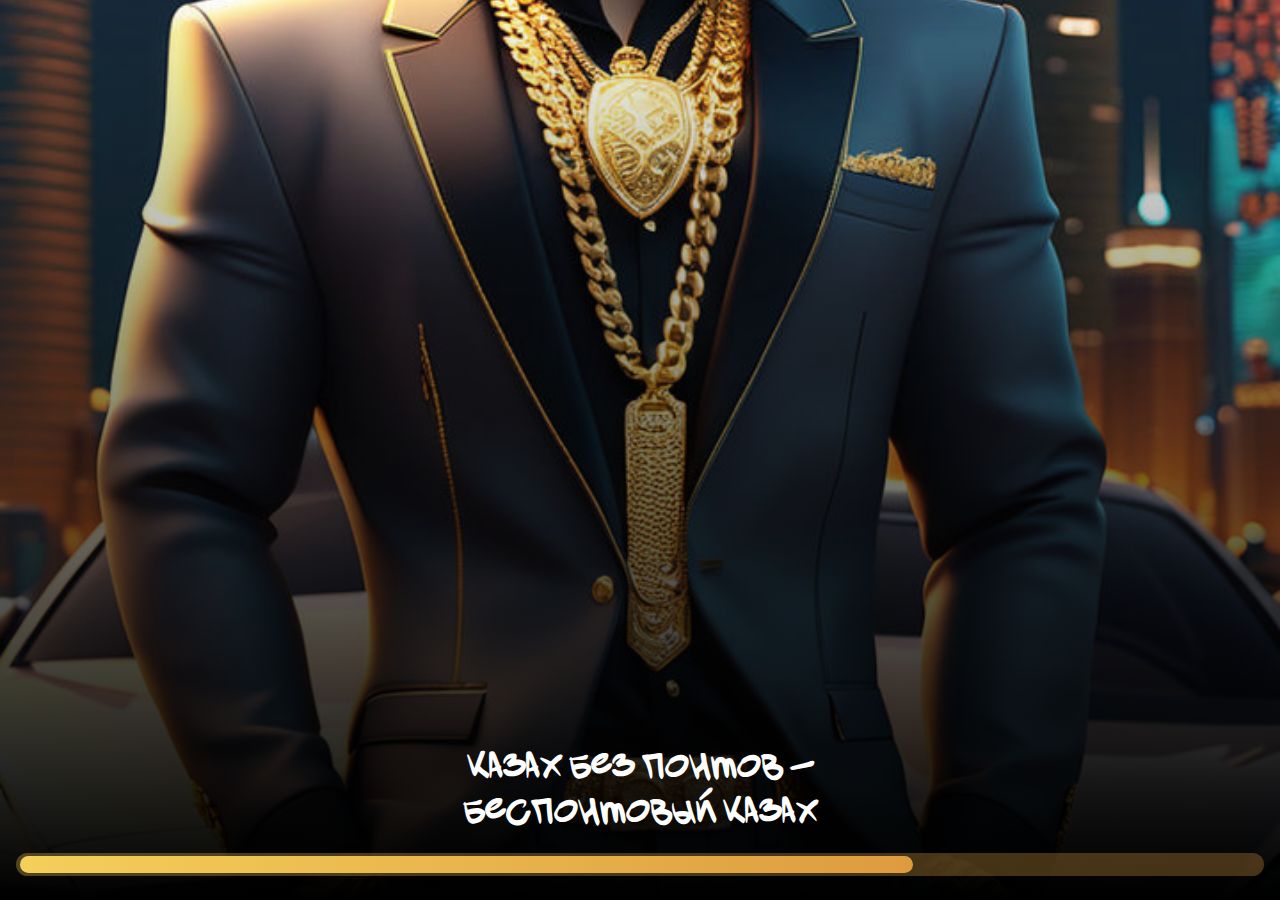
<file: index.html>
<!DOCTYPE html>
<html lang="ru">

<head>
    <meta charset="UTF-8">
    <meta name="viewport"
        content="width=device-width, height=device-height, initial-scale=1.0, user-scalable=no, user-scalable=0">
    <title>Казах</title>
    <link href="./css/style.css?v=3112342141241548523" type="text/css" rel="stylesheet">
</head>

<body>
<div class="screen screen-loader">
    <div class="loader-title">
        Казах без понтов -  <br>беспонтовый казах
    </div>
    <div class="loader-bar">
        <div class="loader-line" style="width: 5%;"></div>
    </div>
</div>

<script src="./scripts/loader.js?v=311"></script>
</body>
</html>
</file>
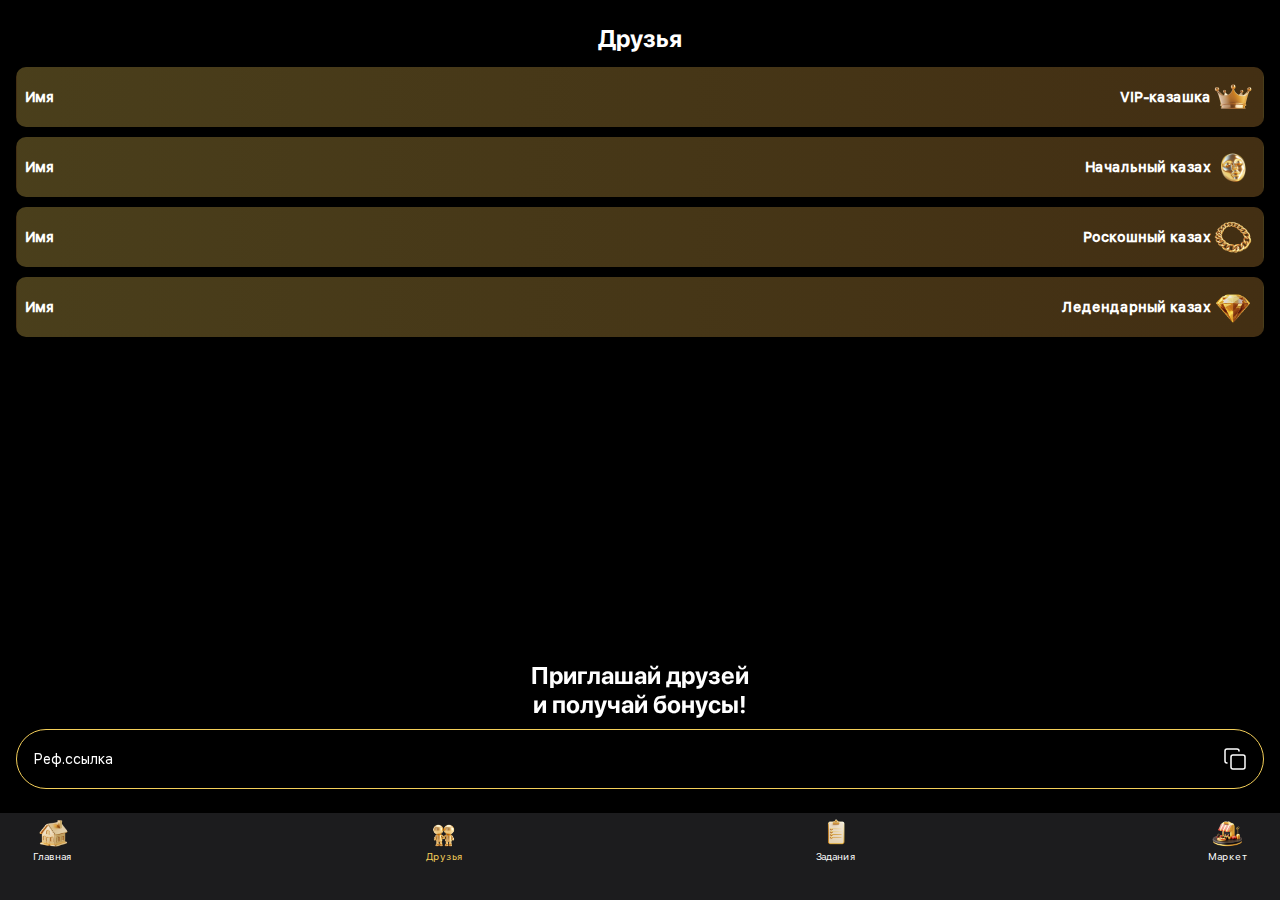
<file: friends.html>
<!DOCTYPE html>
<html lang="ru">

<head>
    <meta charset="UTF-8">
    <meta name="viewport"
        content="width=device-width, height=device-height, initial-scale=1.0, user-scalable=no, user-scalable=0">
    <title>Казах</title>
    <link href="./css/style.css?v=378125552323" type="text/css" rel="stylesheet">
</head>

<body>
    <div class="screen screen-friend">
        <div class="screen-title">Друзья</div>
        <div class="friend-container">
            <div class="friend-item vip">
                <div class="friend-name ">
                    Имя
                </div>
                <div class="friend-status">
                    <div class="friend-status-title">
                        VIP-казашка
                    </div>
                    <div class="friend-status-img">

                    </div>
                </div>
            </div>
            <div class="friend-item  begin">
                <div class="friend-name">
                    Имя
                </div>
                <div class="friend-status">
                    <div class="friend-status-title">
                        Начальный казах
                    </div>
                    <div class="friend-status-img">

                    </div>
                </div>
            </div>
            <div class="friend-item luxe">
                <div class="friend-name">
                    Имя
                </div>
                <div class="friend-status">
                    <div class="friend-status-title">
                        Роскошный казах
                    </div>
                    <div class="friend-status-img">

                    </div>
                </div>
            </div>
            <div class="friend-item legend">
                <div class="friend-name">
                    Имя
                </div>
                <div class="friend-status">
                    <div class="friend-status-title">
                        Ледендарный казах
                    </div>
                    <div class="friend-status-img">

                    </div>
                </div>
            </div>
        </div>
        <div class="ref-link-container">
            <div class="ref-title">
                Приглашай друзей <br>
                и получай бонусы!
            </div>
            <div class="ref-link">
                <span id="link">Реф.ссылка</span>
                <div class="icon-ref" data-link="false">
                    <svg data-link="false" width="24" height="24" viewBox="0 0 24 24" fill="none"
                        xmlns="http://www.w3.org/2000/svg">
                        <path
                            d="M4 16C2.9 16 2 15.1 2 14V4C2 2.9 2.9 2 4 2H14C15.1 2 16 2.9 16 4M10 8H20C21.1046 8 22 8.89543 22 10V20C22 21.1046 21.1046 22 20 22H10C8.89543 22 8 21.1046 8 20V10C8 8.89543 8.89543 8 10 8Z"
                            stroke="white" stroke-width="1.5" stroke-linecap="round" stroke-linejoin="round" />
                    </svg>
                    <svg data-link="true" width="24" height="24" viewBox="0 0 24 24" fill="none"
                        xmlns="http://www.w3.org/2000/svg">
                        <path
                            d="M9 12L11 14L15 10M22 12C22 17.5228 17.5228 22 12 22C6.47715 22 2 17.5228 2 12C2 6.47715 6.47715 2 12 2C17.5228 2 22 6.47715 22 12Z"
                            stroke="white" stroke-width="1.5" stroke-linecap="round" stroke-linejoin="round" />
                    </svg>

                </div>
            </div>
        </div>
    </div>
    <div class="footer-nav">
        <div class="nav-item home " onclick="window.location.href = `./game.html?gender=${gender}`">
            <div class="nav-item-img">

            </div>
            <div class="nav-item-title">
                Главная
            </div>
        </div>
        <div class="nav-item friends select-item " onclick="window.location.href = `./friends.html?gender=${gender}`">
            <div class="nav-item-img">

            </div>
            <div class="nav-item-title ">
                Друзья
            </div>
        </div>
        <div class="nav-item task " onclick="window.location.href = `./task.html?gender=${gender}`">
            <div class="nav-item-img">

            </div>
            <div class="nav-item-title ">
                Задания
            </div>
        </div>
        <div class="nav-item market" onclick="window.location.href = `./market.html?gender=${gender}`">
            <div class="nav-item-img">

            </div>
            <div class="nav-item-title">
                Маркет
            </div>
        </div>
    </div>
    </div>


    <script>
        let params = new URLSearchParams(document.location.search);
        let gender = params.get('gender');


        //copy link
        const link = document.querySelector('.ref-link');
        const linkUrl = document.getElementById('link');
        link.addEventListener('click', () => {
            navigator.clipboard.writeText(linkUrl.textContent)
                .then(() => {
                    link.querySelector('.icon-ref').setAttribute('data-link', 'true')
                })
                .catch(err => {
                    console.log('Something went wrong', err);
                });
        })

    </script>

</body>

</html>
</file>
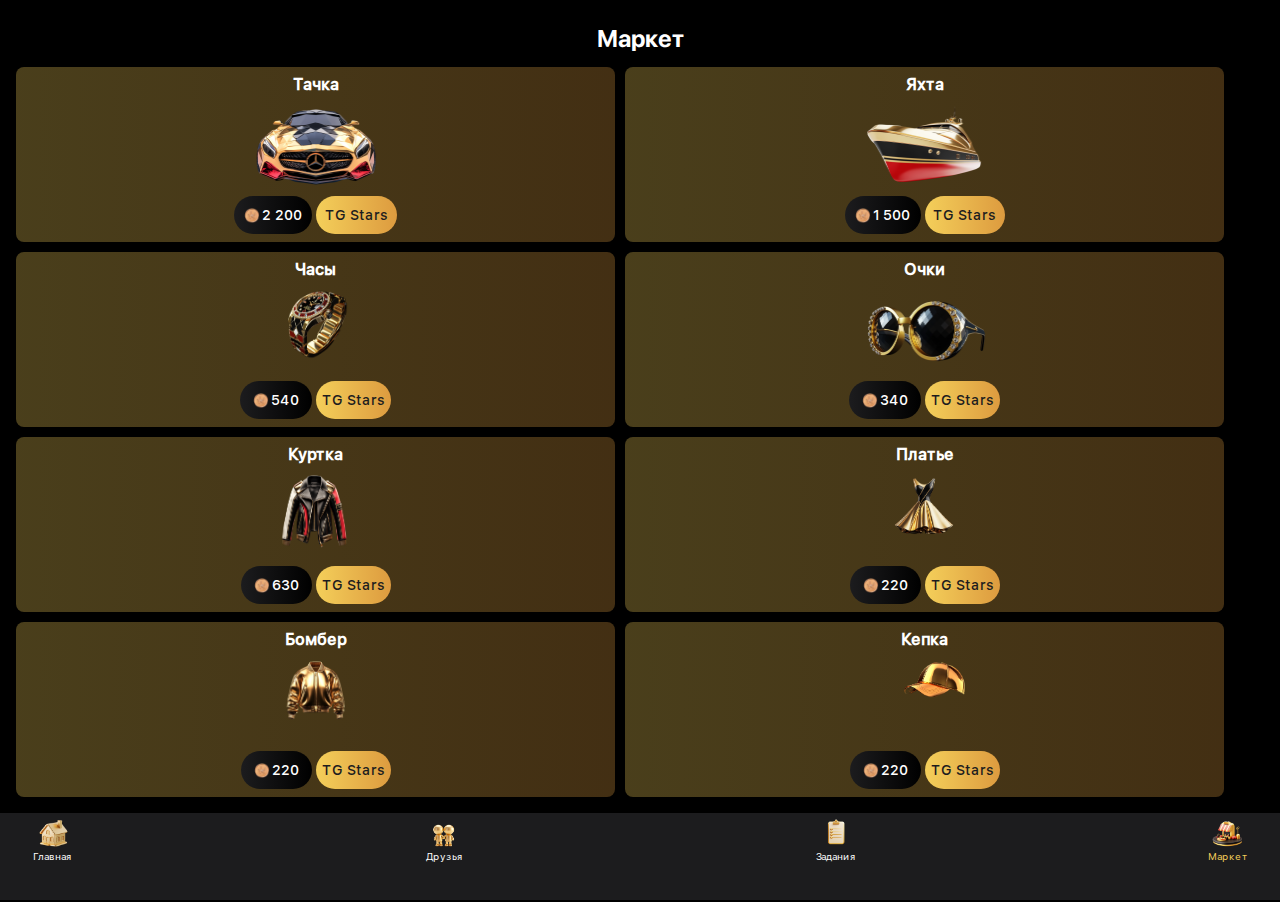
<file: market.html>
<!DOCTYPE html>
<html lang="ru">

<head>
    <meta charset="UTF-8">
    <meta name="viewport"
        content="width=device-width, height=device-height, initial-scale=1.0, user-scalable=no, user-scalable=0">
    <title>Казах</title>
    <link href="./css/style.css?v=37812431242323" type="text/css" rel="stylesheet">
</head>

<body>
    <div class="screen screen-market">
            <div class="screen-title">Маркет</div>
            <div class="market-container">
                <div class="market-item">
                    <div class="market-item-title">Тачка</div>
                    <div class="market-item-img">
                        <img src="./img/market/image.png" alt="">
                    </div>
                    <div class="market-item-footer">
                        <div class="btn-action coin-btn">2 200</div>
                        <div class="btn-action">TG Stars</div>
                    </div>
                </div>
                <div class="market-item">
                    <div class="market-item-title">Яхта</div>
                    <div class="market-item-img">
                        <img src="./img/market/image-1.png" alt="">
                    </div>
                    <div class="market-item-footer">
                        <div class="btn-action coin-btn">1 500</div>
                        <div class="btn-action">TG Stars</div>
                    </div>
                </div>
                <div class="market-item">
                    <div class="market-item-title">Часы</div>
                    <div class="market-item-img">
                        <img src="./img/market/image-2.png" alt="">
                    </div>
                    <div class="market-item-footer">
                        <div class="btn-action coin-btn">540</div>
                        <div class="btn-action">TG Stars</div>
                    </div>
                </div>
                <div class="market-item">
                    <div class="market-item-title">Очки</div>
                    <div class="market-item-img">
                        <img src="./img/market/image-3.png" alt="">
                    </div>
                    <div class="market-item-footer">
                        <div class="btn-action coin-btn">340</div>
                        <div class="btn-action">TG Stars</div>
                    </div>
                </div>
                <div class="market-item">
                    <div class="market-item-title">Куртка</div>
                    <div class="market-item-img">
                        <img src="./img/market/image-4.png" alt="">
                    </div>
                    <div class="market-item-footer">
                        <div class="btn-action coin-btn">630</div>
                        <div class="btn-action">TG Stars</div>
                    </div>
                </div>
                <div class="market-item">
                    <div class="market-item-title">Платье</div>
                    <div class="market-item-img">
                        <img src="./img/market/image-5.png" alt="">
                    </div>
                    <div class="market-item-footer">
                        <div class="btn-action coin-btn">220</div>
                        <div class="btn-action">TG Stars</div>
                    </div>
                </div>
                <div class="market-item">
                    <div class="market-item-title">Бомбер</div>
                    <div class="market-item-img">
                        <img src="./img/market/image-6.png" alt="">
                    </div>
                    <div class="market-item-footer">
                        <div class="btn-action coin-btn">220</div>
                        <div class="btn-action">TG Stars</div>
                    </div>
                </div>
                <div class="market-item">
                    <div class="market-item-title">Кепка</div>
                    <div class="market-item-img">
                        <img src="./img/market/image-7.png" alt="">
                    </div>
                    <div class="market-item-footer">
                        <div class="btn-action coin-btn">220</div>
                        <div class="btn-action">TG Stars</div>
                    </div>
                </div>
            </div>
        </div>
        <div class="footer-nav">
            <div class="nav-item home " onclick="window.location.href = `./game.html?gender=${gender}`">
                <div class="nav-item-img">

                </div>
                <div class="nav-item-title">
                    Главная
                </div>
            </div>
            <div class="nav-item friends " onclick="window.location.href = `./friends.html?gender=${gender}`">
                <div class="nav-item-img">

                </div>
                <div class="nav-item-title ">
                    Друзья
                </div>
            </div>
            <div class="nav-item task " onclick="window.location.href = `./task.html?gender=${gender}`">
                <div class="nav-item-img">

                </div>
                <div class="nav-item-title ">
                    Задания
                </div>
            </div>
            <div class="nav-item market select-item " onclick="window.location.href = `./market.html?gender=${gender}`">
                <div class="nav-item-img">

                </div>
                <div class="nav-item-title">
                    Маркет
                </div>
            </div>
        </div>
    </div>


    <script>
        let params = new URLSearchParams(document.location.search);
        let gender = params.get('gender');


    </script>

</body>

</html>
</file>
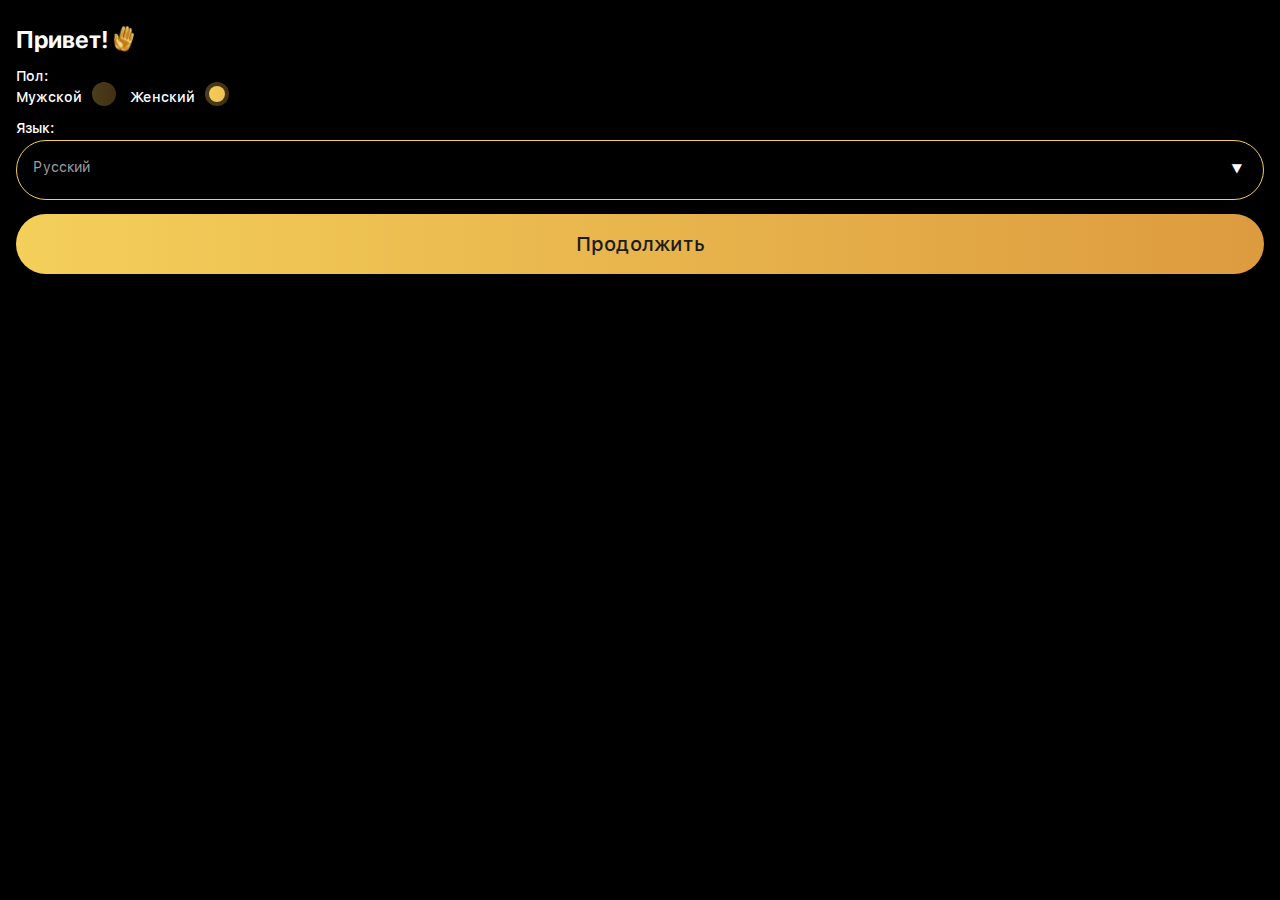
<file: option.html>
<!DOCTYPE html>
<html lang="ru">

<head>
    <meta charset="UTF-8">
    <meta name="viewport"
        content="width=device-width, height=device-height, initial-scale=1.0, user-scalable=no, user-scalable=0">
    <title>Казах</title>
    <link href="./css/style.css?v=2135135523" type="text/css" rel="stylesheet">
</head>

<body>
    <div class="screen screen-option">
        <div class="screen-title title-hello">Привет!</div>
        <div>
            <span>Пол:</span>
            <div class="gender-container">
                <div class="gender">
                    
                    <input type="radio" name="gender" id="male" value="male" >
                    <label for="male">Мужской</label>
                </div>
                <div class="gender">
                    
                    <input type="radio" name="gender" id="female" value="female" checked>
                    <label for="female">Женский</label>
                </div>
            </div>

        </div>
        <div>
            <span>Язык:</span>
            <div class="select-lang">
                <div id="select-lang">Русский</div>
            </div>
            <div class="lang-list">
                <div class="lang-item">Казахский</div>
                <div class="lang-item select">Русский</div>
                <div class="lang-item">Английский</div>
            </div>
        </div>
        <div class="btn-action">
            Продолжить
        </div>
    </div>

<script>
    const langItems = document.querySelectorAll('.lang-item');
    const selectLang = document.getElementById('select-lang');
    const selectLangCont = document.querySelector('.select-lang');
    selectLangCont.addEventListener('click', ()=> {
        selectLangCont.classList.toggle('open-list')
    })
    langItems.forEach((lang)=> {
        lang.addEventListener('click', ()=> {
            selectLang.textContent = lang.textContent;
            langItems.forEach(el=> el.classList.remove('select'));

            lang.classList.add('select');
            selectLangCont.classList.toggle('open-list');
        })
    });

    //click next with gender 
    const btnAction = document.querySelector('.btn-action');

    function playGame() {
        if(document.getElementById('male').checked) {
            window.location.href = `./game.html?gender=male`
        } else if (document.getElementById('female').checked) {
            window.location.href = `./game.html?gender=female`
        }
    }
    btnAction.addEventListener('click', ()=> playGame())
</script>

</body>

</html>
</file>
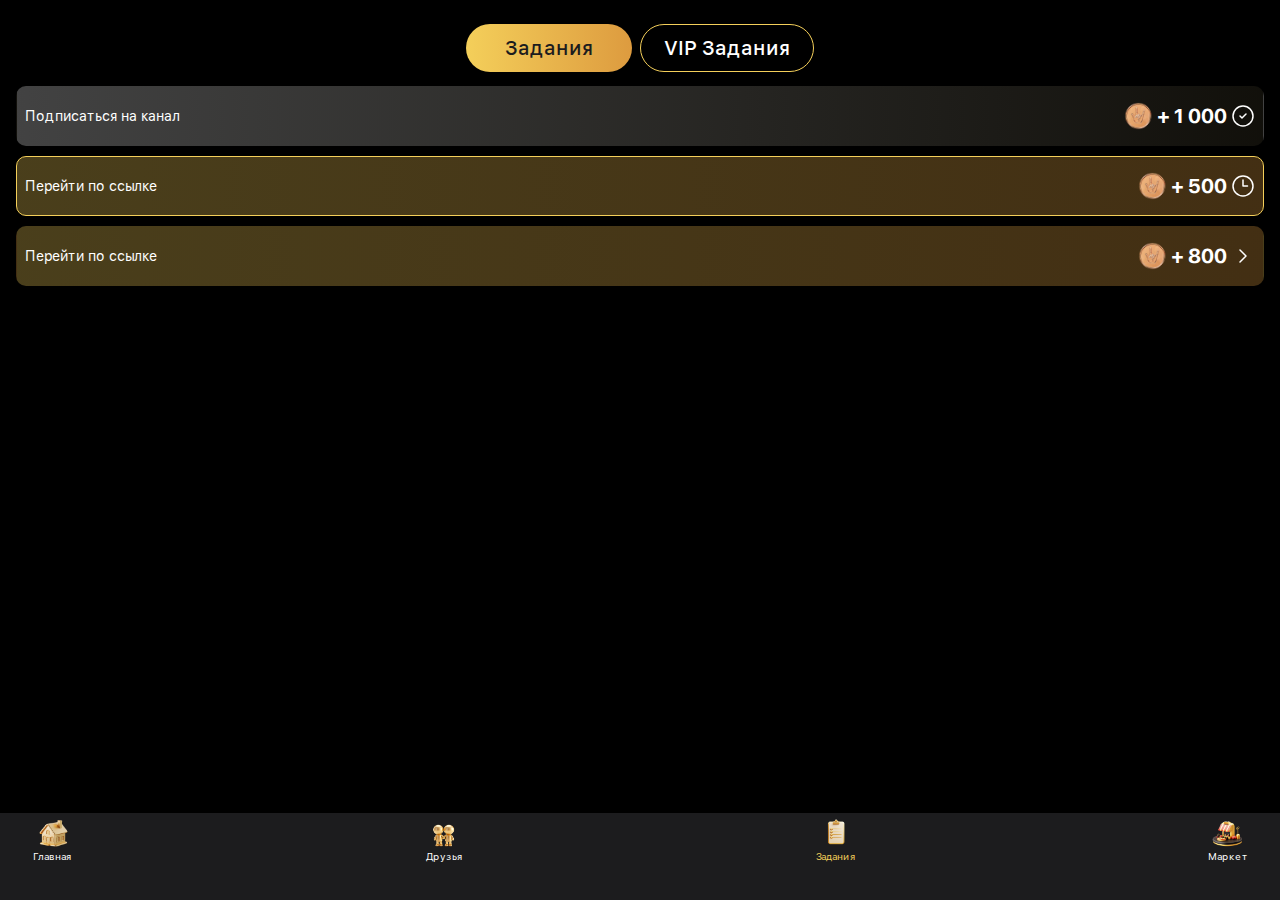
<file: task.html>
<!DOCTYPE html>
<html lang="ru">

<head>
    <meta charset="UTF-8">
    <meta name="viewport"
        content="width=device-width, height=device-height, initial-scale=1.0, user-scalable=no, user-scalable=0">
    <title>Казах</title>
    <link href="./css/style.css?v=37811241255242323" type="text/css" rel="stylesheet">
</head>

<body>
    <div class="screen screen-task">
        <div class="task-header" data-vip="false">
            <div class="btn-action" data-vip="false">Задания</div>
            <div class="btn-action secondary-btn" data-vip="true"> VIP Задания</div>
        </div>
        <div class="task-container" data-vip="false">
            <div class="task-item checked">
                <div class="task-item-title">
                    Подписаться на канал
                </div>
                <div class="task-item-wrapper">
                    <span class="task-item-coin">+ 1 000</span>
                    <div class="task-item-check"></div>
                </div>

            </div>
            <div class="task-item check">
                <div class="task-item-title">
                    Перейти по ссылке
                </div>
                <div class="task-item-wrapper">
                    <span class="task-item-coin">+ 500</span>
                    <div class="task-item-check"></div>
                </div>

            </div>
            <div class="task-item ">
                <div class="task-item-title">
                    Перейти по ссылке
                </div>
                <div class="task-item-wrapper">
                    <span class="task-item-coin">+ 800</span>
                    <div class="task-item-check"></div>
                </div>

            </div>
        </div>
        <div class="task-container" data-vip="true">
            <div class="task-item">
                <div class="task-item-title">
                    Подписаться на канал «Burger Brother»
                </div>
                <div class="task-item-wrapper">
                    <span class="task-item-coin">+ 3 000</span>
                    <div class="task-item-check"></div>
                </div>

            </div>
            <div class="task-item checked">
                <div class="task-item-title">
                    Пройти опрос <br>
                    в «Beauty Bay»
                </div>
                <div class="task-item-wrapper">
                    <span class="task-item-coin">+ 4 000</span>
                    <div class="task-item-check"></div>
                </div>

            </div>
            <div class="task-item ">
                <div class="task-item-title">
                    Получить купон на покупку <br>
                    в «KK Beauty»
                </div>
                <div class="task-item-wrapper">
                    <span class="task-item-coin">+ 3 600</span>
                    <div class="task-item-check"></div>
                </div>

            </div>
        </div>
        <div class="footer-nav">
            <div class="nav-item home " onclick="window.location.href = `./game.html?gender=${gender}`">
                <div class="nav-item-img">

                </div>
                <div class="nav-item-title">
                    Главная
                </div>
            </div>
            <div class="nav-item friends" onclick="window.location.href = `./friends.html?gender=${gender}`">
                <div class="nav-item-img">

                </div>
                <div class="nav-item-title">
                    Друзья
                </div>
            </div>
            <div class="nav-item task select-item " onclick="window.location.href = `./task.html?gender=${gender}`">
                <div class="nav-item-img">

                </div>
                <div class="nav-item-title ">
                    Задания
                </div>
            </div>
            <div class="nav-item market" onclick="window.location.href = `./market.html?gender=${gender}`">
                <div class="nav-item-img">

                </div>
                <div class="nav-item-title">
                    Маркет
                </div>
            </div>
        </div>
    </div>


    <script>
        let params = new URLSearchParams(document.location.search);
        let gender = params.get('gender');


        //btn header
        const headerTask = document.querySelector('.task-header');
        const btnsHeaderTask = document.querySelectorAll('.btn-action');

        btnsHeaderTask.forEach((btn) => {
            btn.addEventListener('click', () => {
                btnsHeaderTask.forEach((btn) => btn.classList.add('secondary-btn'));
                btn.classList.remove('secondary-btn');
                if (btn.getAttribute('data-vip')) {
                    headerTask.setAttribute('data-vip', btn.getAttribute('data-vip'))
                }
            })
        })

    </script>

</body>

</html>
</file>
<file: css/style.css>
@font-face {
    font-family: 'SF Pro Display';
    src: url('../fonts/SF-Pro-Display-Bold.otf');
    font-weight: 700;
}

@font-face {
    font-family: 'SF Pro Text';
    src: url('../fonts/SFProText-Regular.ttf');
    font-weight: 400;
}

@font-face {
    font-family: 'SF Pro Text';
    src: url('../fonts/SFProText-Medium.ttf');
    font-weight: 500;
}

@font-face {
    font-family: 'Pershotravneva55';
    src: url('../fonts/pershotravneva55-regular.ttf');
    font-weight: 400;
}

* {
    margin: 0;
    padding: 0;
    box-sizing: border-box;

}

html,
body {
    width: 100%;
    height: 100%;
    background-color: #000000;
    overflow-x: hidden;
    -webkit-touch-callout: none;
    -webkit-user-select: none;
    -khtml-user-select: none;
    -moz-user-select: none;
    -ms-user-select: none;
    user-select: none;
    font-family: 'SF Pro Text';
    font-weight: 500;
    color: #FFFFFF;
}

.screen {
    width: 100%;
    min-height: 100%;
    display: flex;
    flex-direction: column;
    align-items: center;
    padding: 24px 16px;
}

.screen-loader {
    background: linear-gradient(180deg, rgba(0, 0, 0, 0) 0%, #000000 100%), url('../img/bg.jfif') 50% / cover no-repeat;
    justify-content: end;
}

.loader-title {
    font-family: 'Pershotravneva55';
    font-size: 38px;
    text-align: center;
    text-wrap: nowrap;
}

.loader-bar {
    margin-top: 21px;
    width: 100%;
    height: 23px;
    border-radius: 50px;
    padding: 3px 4px;
    background: linear-gradient(90deg, rgba(244, 207, 90, 0.3) 0%, rgba(221, 155, 63, 0.3) 100%);

}

.loader-line {
    height: 100%;
    background: linear-gradient(90deg, #F4CF5A 0%, #DD9B3F 100%);
    border-radius: 50px;
    transition: .1s;
}

.screen-option {
    text-align: start;
    align-items: stretch;
    gap: 14px;
    font-size: 14px;
}

.screen-title {
    font-family: 'SF Pro Display';
    font-weight: 700;
    font-size: 24px;
    display: flex;
    align-items: center;
}

.screen-title.title-hello::after {
    content: '';
    display: block;
    width: 30px;
    height: 30px;
    background: url('../img/hello.png') 50% / contain no-repeat;
    transform: rotate(15deg);
}

.gender-container {
    display: flex;
    align-items: center;
    gap: 14px;
    margin-top: 4px;
}

.gender {
    display: flex;
    align-items: center;
    gap: 10px;
}

input[type=radio] {
    display: none;
}

.gender-container label {
    display: inline-block;
    cursor: pointer;
    position: relative;
    padding-right: 34px;
    margin-right: 0;
    line-height: 18px;
    user-select: none;
}

.gender-container label::before {
    content: "";
    display: block;
    position: absolute;
    width: 16px;
    height: 16px;
    background: #F4CF5A;
    border-radius: 25px;
    right: 4px;
    bottom: 4px;
    opacity: 0;
    transition: 0.2s;

}

.gender-container label::after {
    content: "";
    display: block;
    width: 24px;
    height: 24px;
    border-radius: 25px;
    position: absolute;
    right: 0;
    bottom: 0;

    background: linear-gradient(90deg, rgba(244, 207, 90, 0.3) 0%, rgba(221, 155, 63, 0.3) 100%);

}

input[type=radio]:checked+label:before {
    opacity: 1;
}

.select-lang {
    margin-top: 4px;
    font-weight: 400;
    color: #ffffffa2;
    border: 1.5px solid #F4CF5A;
    min-height: 60px;
    border-radius: 50px;
    padding: 18px 16px;
    width: 100%;
    position: relative;

}

.select-lang.open-list {
    border-radius: 20px 20px 0 0;
}

.select-lang.open-list+.lang-list {
    height: auto;
    padding: 18px 16px;
    border: 1.5px solid #F4CF5A;
    border-top: 0;
}

.select-lang.open-list::after {
    transform: rotate(0);
}

.select-lang::after {
    content: '\25B2';
    position: absolute;
    right: 20px;
    top: 20px;
    color: #FFFFFF;
    transform: rotate(180deg);
    transition: 0.1s;
}

.lang-item.select {
    color: #f4d05ab2;
}

.lang-list {
    height: 0;
    overflow: hidden;
    color: #ffffffa2;
    font-size: 14px;
    font-weight: 400;
    display: flex;
    flex-direction: column;
    gap: 14px;
    border-radius: 0 0 20px 20px;
}
.screen-game {
    padding-bottom: 0;
}
.btn-action {
    font-weight: 500;
    font-size: 20px;
    color: #1C1C1E;
    background: linear-gradient(90deg, #F4CF5A 0%, #DD9B3F 100%);
    border-radius: 50px;
    height: 60px;
    display: flex;
    align-items: center;
    justify-content: center;
    cursor: pointer;
    transition: .2s;
    padding: 12px 31px;
    
}
.btn-action.secondary-btn {
    border: 1.5px solid #F4CF5A;
    background: #000000;
    color: #FFFFFF;
}
.tap-container .btn-action {
    /* margin-bottom: 101px; */
}

.btn-action:active {
    transform: scale(.95);
}

img {
    width: 100%;
    object-fit: contain;
}

.status-user-img {
    width: 44px;
}

.game-header {
    display: flex;
    align-items: center;
    justify-content: space-between;
    width: 100%;
}

.status-user {
    display: flex;
    align-items: center;
}

.game-header {
    font-family: "SF Pro Display";
    font-weight: 700;
    font-size: 20px;
}

.user-coin {
    display: flex;
    align-items: center;
    gap: 2px;
}

.user-coin::before {
    content: '';
    display: block;
    width: 34px;
    height: 31.74px;
    background: url('../img/coin.png') 50% / contain no-repeat;

}
.footer-nav {
    position: fixed;
    width: 100%;
    bottom: 0;
    left: 0;
    display: flex;
    justify-content: space-between;
    align-items: center;
    background: #1C1C1E;
    padding: 3px 15px 35px;

}
.nav-item {
    max-width: 75px;
    height: 49px;
    width: 100%;
    padding: 3px;
    display: flex;
    align-items: center;
    justify-content: space-between;
    flex-direction: column;
    font-weight: 400;
    font-size: 10px;
    gap: 3px;
    cursor: pointer;
}
.nav-item.select-item {
    pointer-events: none;
    color: #F4CF5A;
}
.nav-item.home .nav-item-img {
    width: 40px;
    height: 32px;
    background: url('../img/nav-icons/home.png') 50% / contain no-repeat;
}
.nav-item.friends .nav-item-img {
    width: 46px;
    height: 34px;
    background: url('../img/nav-icons/friends.png') 50% / contain no-repeat;
}
.nav-item.task .nav-item-img {
    width: 40px;
    height: 34px;
    background: url('../img/nav-icons/task.png') 50% / contain no-repeat;
}
.nav-item.market .nav-item-img {
    width: 46px;
    height: 34px;
    background: url('../img/nav-icons/market.png') 50% / contain no-repeat;
}
.tap-container {
    flex-grow: 2;
    width: 100%;
    display: flex;
    align-items: center;
    flex-direction: column;
    justify-content: space-between;
    padding-bottom: 105px;
    
    
}
.tap-person {
    position: relative;
    flex-grow: 2;
    display: flex;
    align-items: center;
    justify-content: center;
    
}
.tap-person img{
    position: relative;
    transition: .1s;
}

.tap-person::before {
    content: '';
    position: absolute;
    background: linear-gradient(180deg, #000000 0%, #3D2500 100%);
    width: 358px;
    height: 358px;
    border-radius: 358px;
}
.hero-tap__span {
    font-weight: 500;
    font-size: 24px;
    color: #fff;
    position: absolute;
    -webkit-transition: all .8s ease-out;
    -o-transition: all .8s ease-out;
    -moz-transition: all .8s ease-out;
    transition: all .8s ease-out;
    z-index: 2;
  }
  .hero-tap__span.is-show {
    opacity: 0;
    visibility: hidden;
    -webkit-transform: translateY(-1rem);
    -ms-transform: translateY(-1rem);
    -moz-transform: translateY(-1rem);
    -o-transform: translateY(-1rem);
    transform: translateY(-1rem);
  }
  
  .hero-tap__span span {
    position: absolute;
    bottom: 100%;
    left: 50%;
    -webkit-transform: translateX(-50%);
    -ms-transform: translateX(-50%);
    -moz-transform: translateX(-50%);
    -o-transform: translateX(-50%);
    transform: translateX(-50%);
  }
  .hero-tap__btn:active~.hero-tap__hero {
    -webkit-transform: translateX(2rem);
    -moz-transform: translateX(2rem);
    -ms-transform: translateX(2rem);
    -o-transform: translateX(2rem);
    transform: translateX(2rem);
  }
  .tap-person:active img {
    transform: scale(.97);
  }
  .task-header {
    display: flex;
    gap: 8px;
    margin-bottom: 14px;
  }
  .task-header > .btn-action {
    width: 50%;
    text-wrap: nowrap;
    height: 48px;
  }
  .task-container {
    display: none;
    
    flex-direction: column;
    width: 100%;
    gap: 10px;
  }
  .friend-container {
    flex-direction: column;
    width: 100%;
    gap: 10px;
    display: flex;
  }
 .task-header[data-vip = true] ~ .task-container[data-vip = true]{
    display: flex;
 }
 .task-header[data-vip = false] ~ .task-container[data-vip = false]{
    display: flex;
 }
 .task-item, .friend-item {
    display: flex;
    align-items: center;
    justify-content: space-between;
    position: relative;
    height: 60px;
    padding: 8px;
    background: linear-gradient(90deg, rgba(244, 207, 90, 0.3) 0%, rgba(221, 155, 63, 0.3) 100%);
    border: 1.5px solid transparent;
    border-radius: 10px;
    font-weight: 400;
    font-size: 14px;
    transition: .2s;
 }
 .task-item-check {
   background: url('../img/icons/chevron-right.svg') 50% / contain no-repeat;
    width: 24px;
    height: 24px;
 }
 .task-item-wrapper {
    display: flex;
    align-items: center;
    font-family: 'SF Pro Display';
    font-weight: 700;
    font-size: 20px;
    gap: 4px;

 }
 .task-item-title {
    max-width: 60%;
 }
 .task-item.check {
    border: 1.5px solid #F4CF5A;
 }
 .task-item.check .task-item-check {
    background: url('../img/icons/clock.svg') 50% / contain no-repeat;
 }
 .task-item.checked {
    background: linear-gradient(90deg, rgba(220, 220, 220, 0.3) 0%, rgba(58, 53, 36, 0.3) 100%);

 }
 .task-item.checked .task-item-check {
    background: url('../img/icons/circle-check.svg') 50% / contain no-repeat;
 }
 .task-item-wrapper::before {
    content: '';
    display: block;
    width: 30px;
    height: 28px;
    background: url('../img/coin.png') 50% / contain no-repeat;
 }
 .friend-container {
    margin-top: 14px;
 }
 .friend-item {
    font-weight: 700;
 }
 .friend-status-title {
    font-size: 14px;
 }
 .friend-status-img {
    width: 44px;
    height: 39px;
 }
 .friend-status {
    display: flex;
    align-items: center;
 }
 .friend-item.vip .friend-status-img {
    background: url('../img/status-user/vip.png') 50% / contain no-repeat;
 }
 .friend-item.begin .friend-status-img {
    background: url('../img/status-user/face.png') 50% / contain no-repeat;
 }
 .friend-item.luxe .friend-status-img {
    background: url('../img/status-user/chain.png') 50% / contain no-repeat;
 }
 .friend-item.legend .friend-status-img {
    background: url('../img/status-user/diamond.png') 50% / contain no-repeat;
 }
 .market-container {
    margin-top: 14px;
    display: flex;
    flex-wrap: wrap;
    gap: 10px;
 }
 .market-item-img {
    width: 127px;
    height: 82px;
 }
 .market-item-footer {
    display: flex;
    gap: 4px;
    
    
 }
 .coin-btn {
    background: linear-gradient(90deg, #1C1C1E 0%, #000000 100%);
    color: #FFFFFF;
    display: flex;
    align-items: center;
    gap: 2px;
 }
 .coin-btn::before {
    width: 16px;
    height: 16px;
    content: '';
    display: block;
    background: url('../img/coin.png') 50% / contain no-repeat;
 }
 .market-item-footer > * {
    padding: 9.5px;
    font-weight: 500;
    font-size: 14px;
    text-wrap: nowrap;
    width: 50%;
    height: 38px;
 }
 .market-item-title {
    font-weight: 700;
 }
 .market-item {
    width: 48%;
    text-align: center;
    display: flex;
    flex-direction: column;
    align-items: center;
    justify-content: space-between;
    gap: 10px;
    background: linear-gradient(90deg, rgba(244, 207, 90, 0.3) 0%, rgba(221, 155, 63, 0.3) 100%);
    border-radius: 8px;
    padding: 8px;
 }
 .screen-market {
    padding-bottom: 105px;
 }
 .ref-link-container {
    display: flex;
    flex-direction: column;
    width: 100%;
    gap: 10px;
    text-align: center;
    font-weight: 700;
    font-family: 'SF Pro Display';
    font-size: 24px;
    padding: 0 16px;

    position: fixed;
    left: 0;
    bottom: 111px;
 }
 .ref-link {
    display: flex;
    width: 100%;
    justify-content: space-between;
    align-items: center;
    padding: 18px 16px;
    height: 60px;
    border: 1.5px solid #F4CF5A;
    border-radius: 50px;
    font-family: 'SF Pro Text';
    font-weight: 400;
    font-size: 14px;
 }
 .screen-friend {
    padding-bottom: 250px;
 }
 .icon-ref svg {
    display: none;
 }
 .icon-ref[data-link=false] svg[data-link=false] {
    display: block;
 }
 .icon-ref[data-link=true] svg[data-link=true] {
    display: block;
 }
 .ref-link {
    cursor: pointer;
 }
</file>
